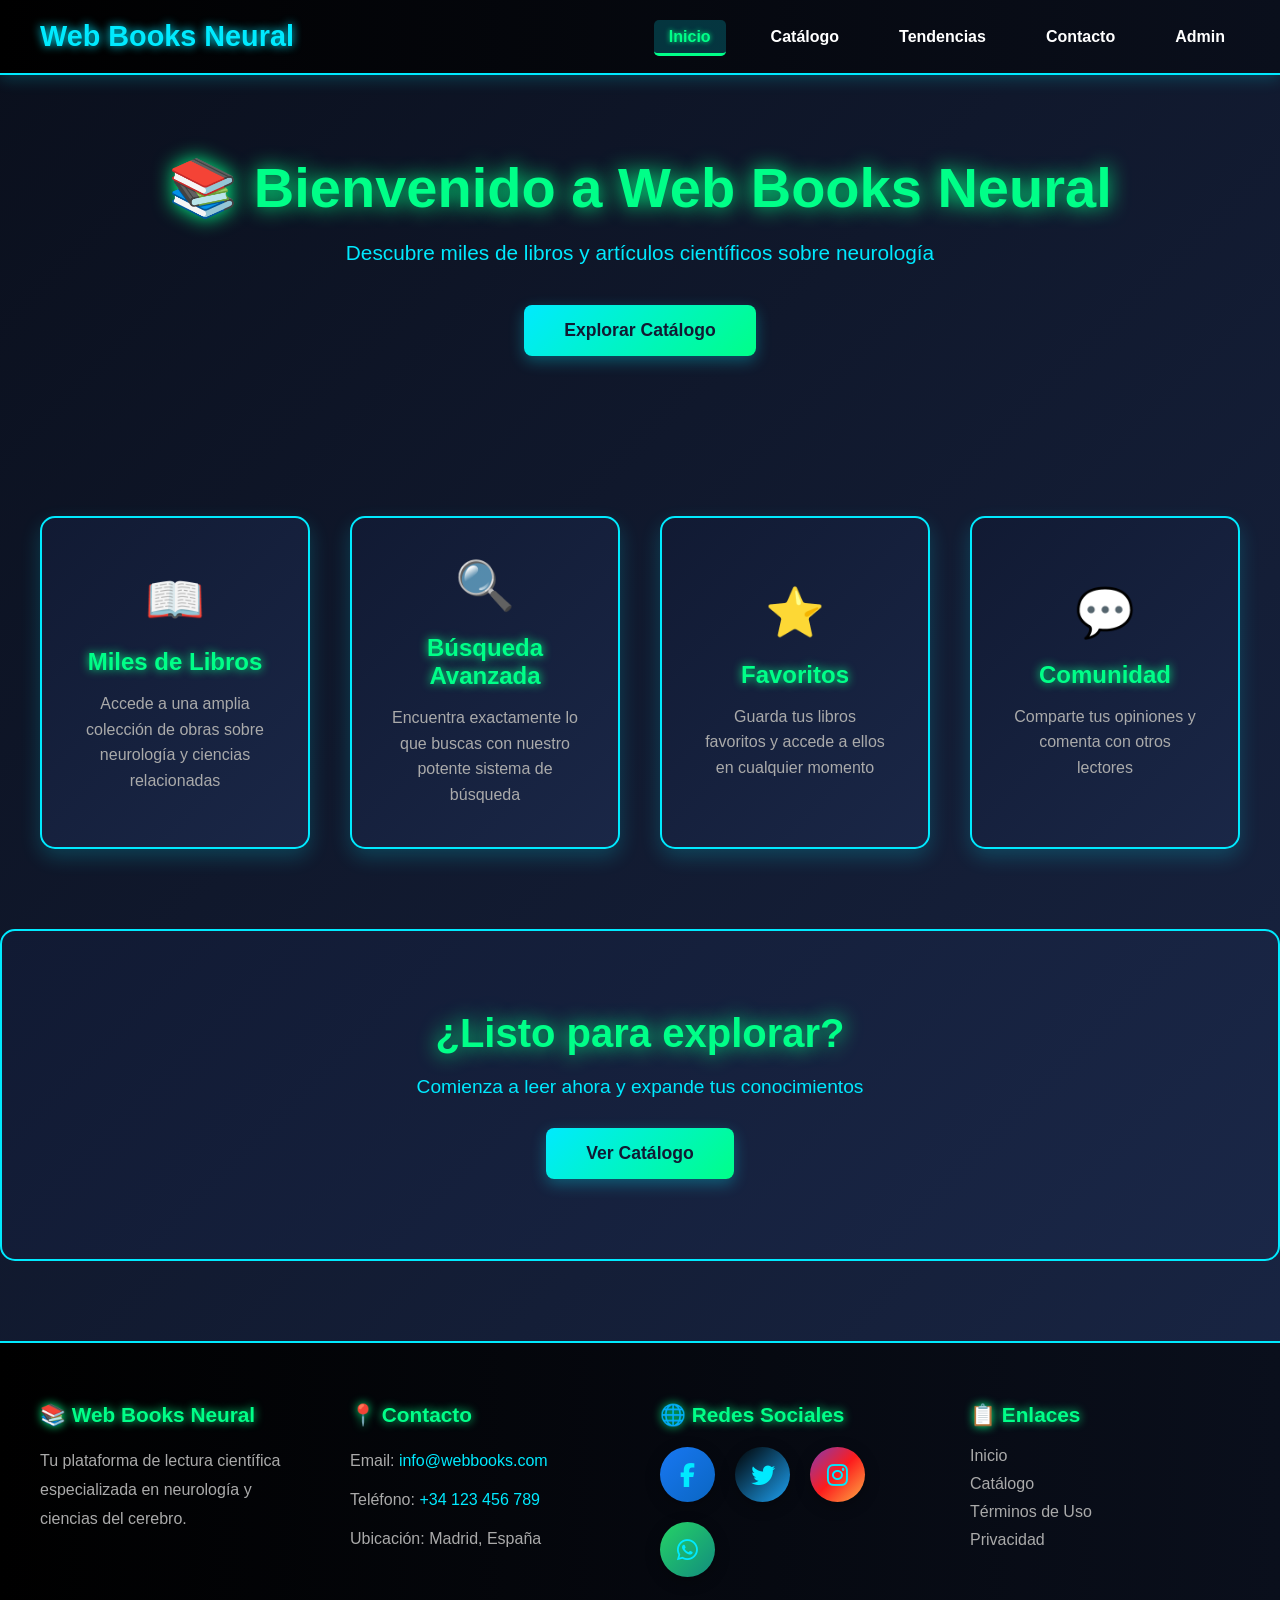
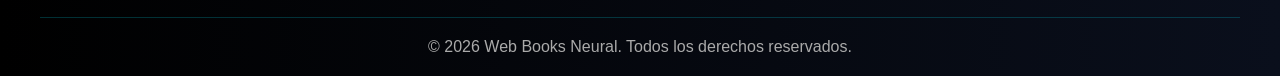
<file: index.html>
<!DOCTYPE html>
<html lang="es">
<head>
    <meta charset="UTF-8">
    <meta name="viewport" content="width=device-width, initial-scale=1.0">
    <title>Inicio - Web Books Neural</title>
    <link rel="stylesheet" href="index/css/navbar.css">
    <link rel="stylesheet" href="index/css/footer.css">
    <link rel="stylesheet" href="index/css/index.css">
    <!-- Font Awesome para iconos de redes sociales -->
    <link rel="stylesheet" href="https://cdnjs.cloudflare.com/ajax/libs/font-awesome/6.4.0/css/all.min.css">
</head>
<body>
    <!-- La navbar se carga aquí dinámicamente -->

    <section class="hero">
        <div class="hero-content">
            <h1>📚 Bienvenido a Web Books Neural</h1>
            <p>Descubre miles de libros y artículos científicos sobre neurología</p>
            <a href="catalogo.html" class="btn-cta">Explorar Catálogo</a>
        </div>
    </section>

    <section class="features">
        <a href="catalogo.html" class="feature-card">
            <div class="feature-icon">📖</div>
            <h3>Miles de Libros</h3>
            <p>Accede a una amplia colección de obras sobre neurología y ciencias relacionadas</p>
        </a>
        <a href="catalogo.html" class="feature-card">
            <div class="feature-icon">🔍</div>
            <h3>Búsqueda Avanzada</h3>
            <p>Encuentra exactamente lo que buscas con nuestro potente sistema de búsqueda</p>
        </a>
        <a href="catalogo.html" class="feature-card">
            <div class="feature-icon">⭐</div>
            <h3>Favoritos</h3>
            <p>Guarda tus libros favoritos y accede a ellos en cualquier momento</p>
        </a>
        <a href="proximamente.html" class="feature-card">
            <div class="feature-icon">💬</div>
            <h3>Comunidad</h3>
            <p>Comparte tus opiniones y comenta con otros lectores</p>
        </a>
    </section>

    <section class="cta-section">
        <h2>¿Listo para explorar?</h2>
        <p>Comienza a leer ahora y expande tus conocimientos</p>
        <a href="catalogo.html" class="btn-cta-secondary">Ver Catálogo</a>
    </section>

    <!-- El footer se carga aquí dinámicamente -->

    <script src="index/js/navbar.js"></script>
    <script src="index/js/footer.js"></script>
</body>
</html>
</file>
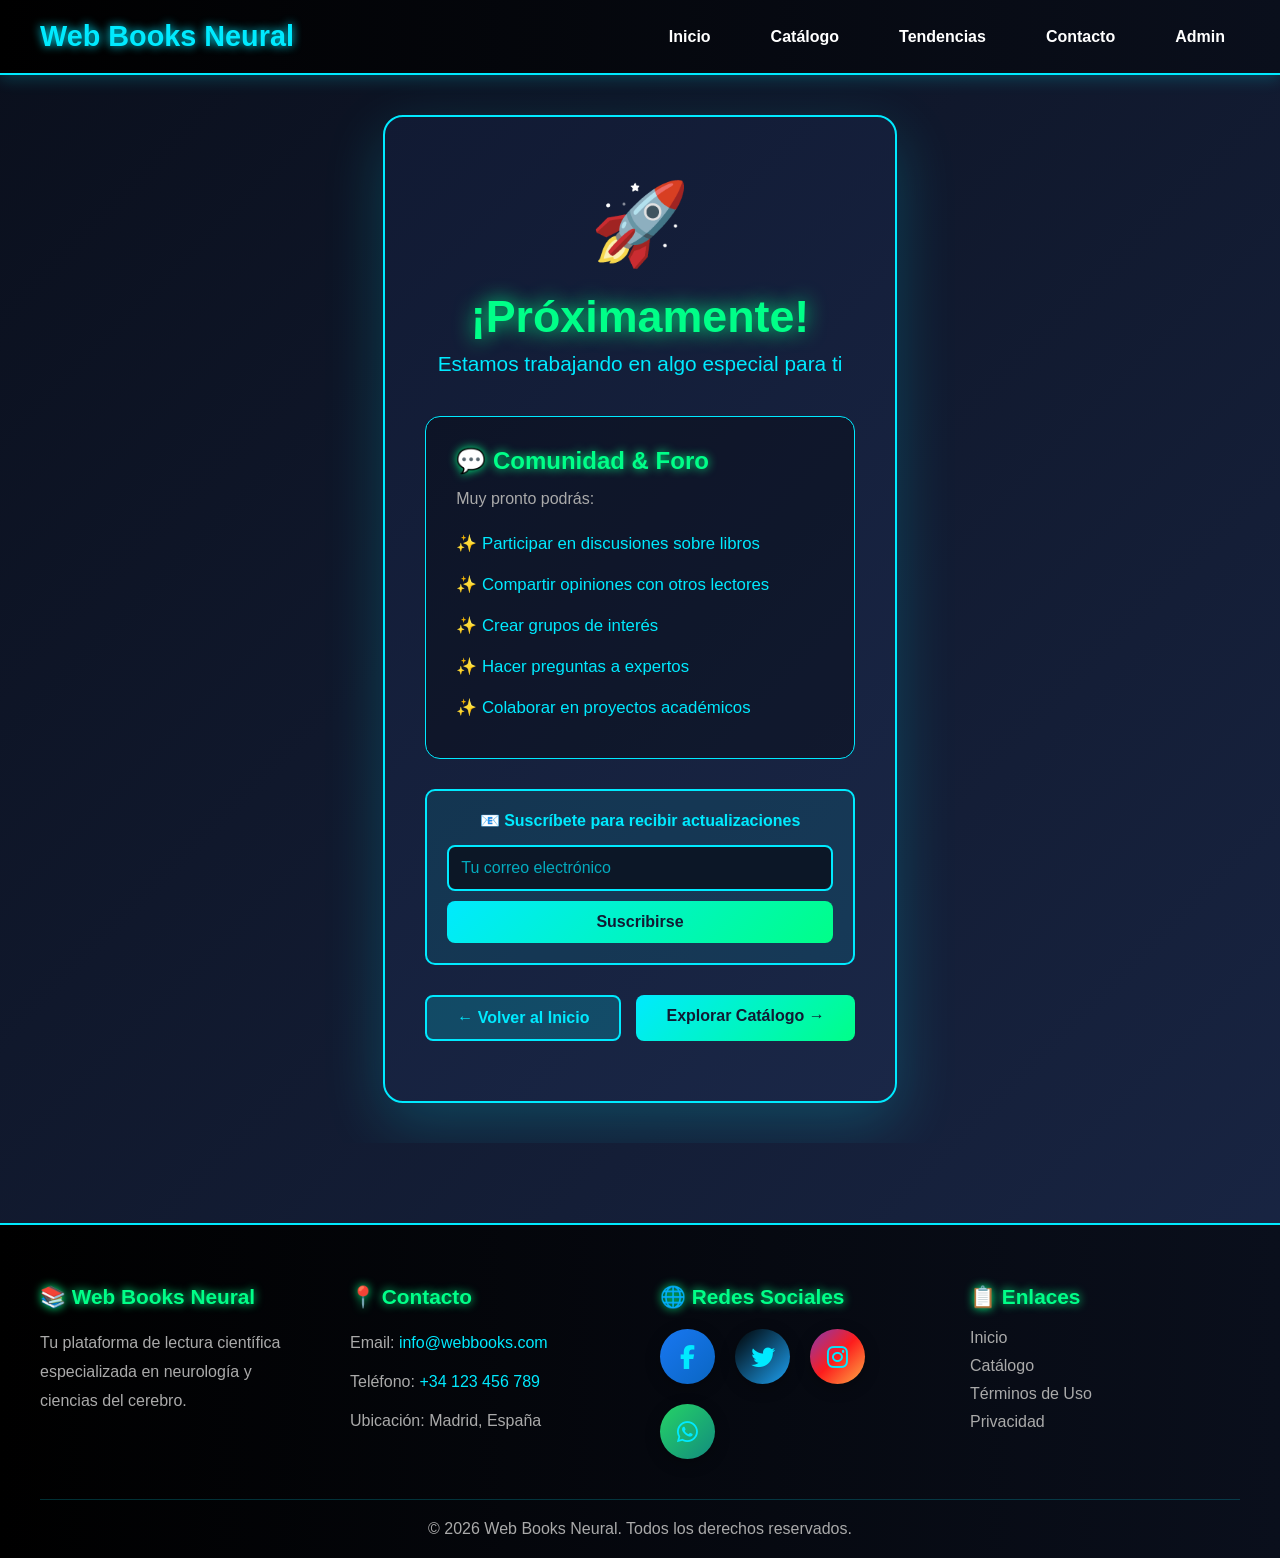
<file: proximamente.html>
<!DOCTYPE html>
<html lang="es">
<head>
    <meta charset="UTF-8">
    <meta name="viewport" content="width=device-width, initial-scale=1.0">
    <title>Próximamente - Web Books Neural</title>
    <link rel="stylesheet" href="index/css/navbar.css">
    <link rel="stylesheet" href="index/css/footer.css">
    <link rel="stylesheet" href="index/css/proximamente.css">
    <!-- Font Awesome para iconos de redes sociales -->
    <link rel="stylesheet" href="https://cdnjs.cloudflare.com/ajax/libs/font-awesome/6.4.0/css/all.min.css">
</head>
<body>
    <!-- La navbar se carga aquí dinámicamente -->

    <div class="container-proximamente">
        <div class="proximamente-content">
            <div class="icon-proximamente">🚀</div>
            <h1>¡Próximamente!</h1>
            <p class="subtitle">Estamos trabajando en algo especial para ti</p>
            
            <div class="feature-box">
                <h2>💬 Comunidad & Foro</h2>
                <p>Muy pronto podrás:</p>
                <ul>
                    <li>✨ Participar en discusiones sobre libros</li>
                    <li>✨ Compartir opiniones con otros lectores</li>
                    <li>✨ Crear grupos de interés</li>
                    <li>✨ Hacer preguntas a expertos</li>
                    <li>✨ Colaborar en proyectos académicos</li>
                </ul>
            </div>

            <div class="notification">
                <p>📧 Suscríbete para recibir actualizaciones</p>
                <form class="form-newsletter">
                    <input type="email" placeholder="Tu correo electrónico" required>
                    <button type="submit" class="btn-suscribir">Suscribirse</button>
                </form>
            </div>

            <div class="buttons-proximamente">
                <a href="index.html" class="btn-volver">← Volver al Inicio</a>
                <a href="catalogo.html" class="btn-explorar">Explorar Catálogo →</a>
            </div>
        </div>

        <div class="animation-proximamente">
            <div class="circle"></div>
            <div class="circle"></div>
            <div class="circle"></div>
        </div>
    </div>

    <!-- El footer se carga aquí dinámicamente -->

    <script src="index/js/navbar.js"></script>
    <script src="index/js/footer.js"></script>
</body>
</html>
</file>
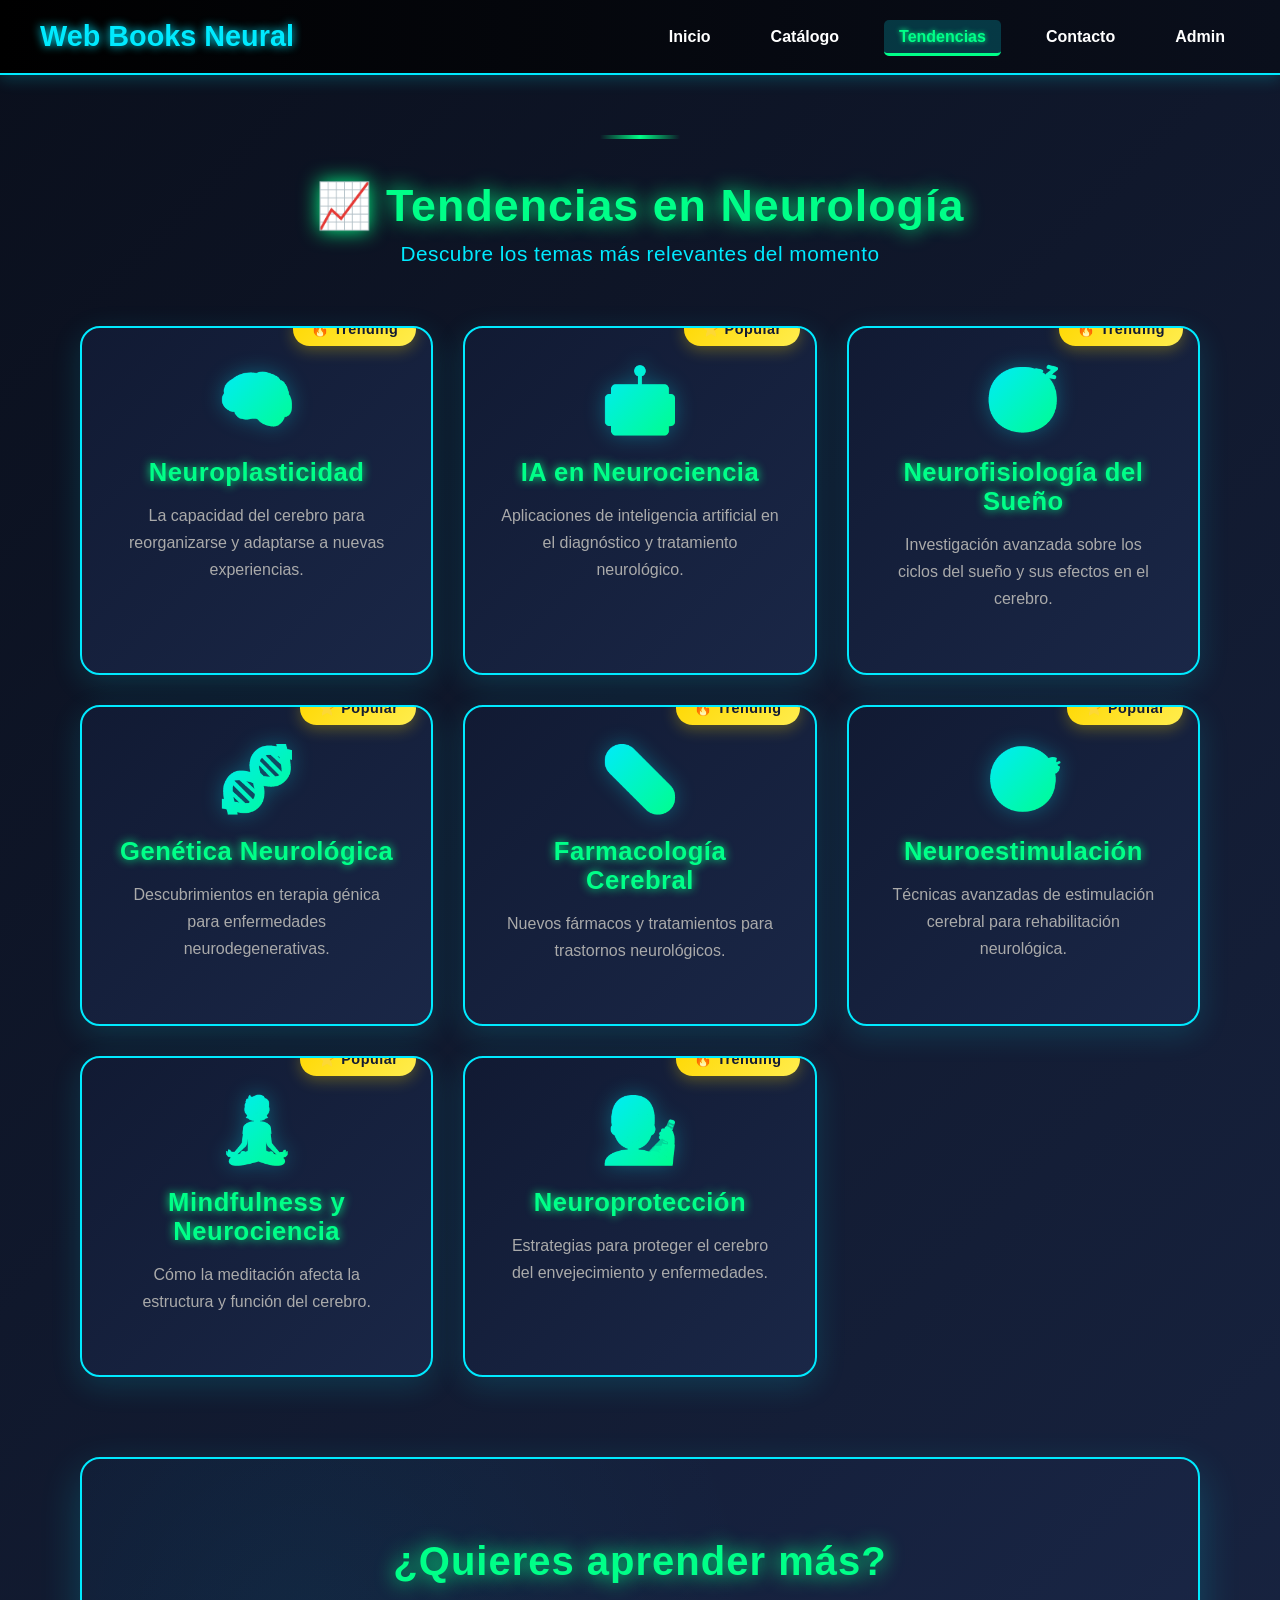
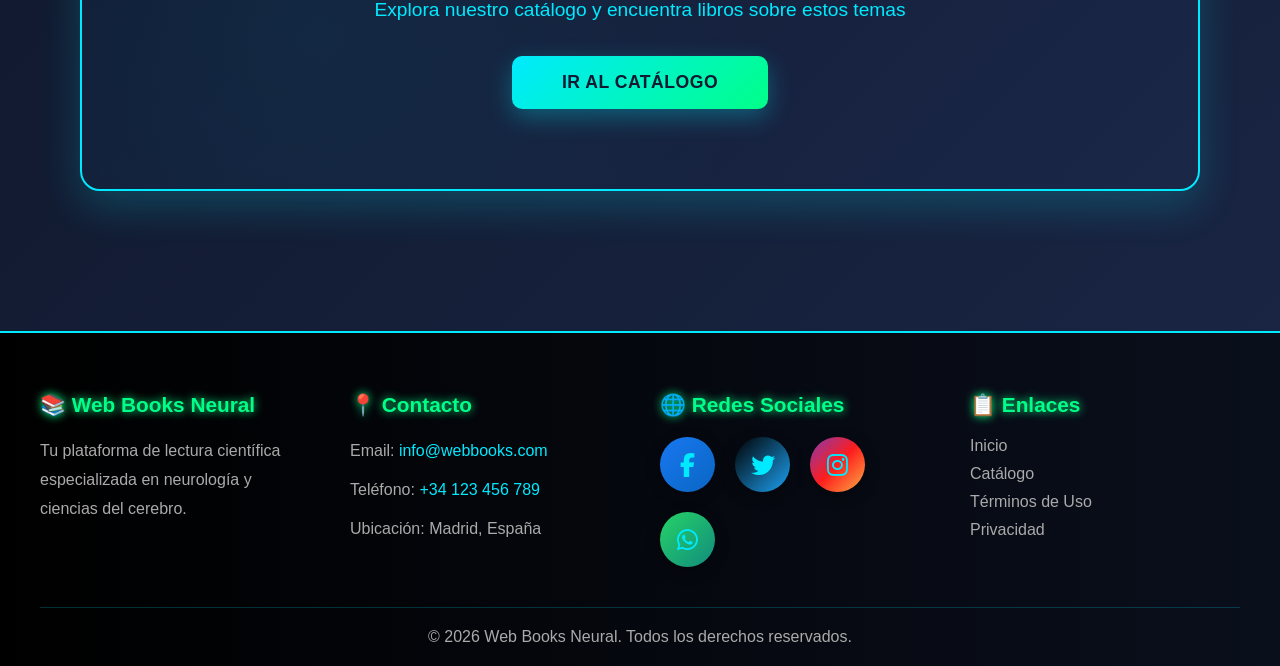
<file: tendencias.html>
<!DOCTYPE html>
<html lang="es">
<head>
    <meta charset="UTF-8">
    <meta name="viewport" content="width=device-width, initial-scale=1.0">
    <title>Tendencias - Web Books Neural</title>
    <link rel="stylesheet" href="index/css/navbar.css">
    <link rel="stylesheet" href="index/css/footer.css">
    <link rel="stylesheet" href="index/css/tendencias.css">
    <!-- Font Awesome para iconos de redes sociales -->
    <link rel="stylesheet" href="https://cdnjs.cloudflare.com/ajax/libs/font-awesome/6.4.0/css/all.min.css">
</head>
<body>
    <!-- La navbar se carga aquí dinámicamente -->

    <div class="container-tendencias">
        <h1>📈 Tendencias en Neurología</h1>
        <p class="subtitle">Descubre los temas más relevantes del momento</p>

        <div class="tendencias-grid">
            <div class="tendencia-card">
                <div class="tendencia-icon">🧠</div>
                <h3>Neuroplasticidad</h3>
                <p>La capacidad del cerebro para reorganizarse y adaptarse a nuevas experiencias.</p>
                <span class="trending-badge">🔥 Trending</span>
            </div>

            <div class="tendencia-card">
                <div class="tendencia-icon">🤖</div>
                <h3>IA en Neurociencia</h3>
                <p>Aplicaciones de inteligencia artificial en el diagnóstico y tratamiento neurológico.</p>
                <span class="trending-badge">⭐ Popular</span>
            </div>

            <div class="tendencia-card">
                <div class="tendencia-icon">😴</div>
                <h3>Neurofisiología del Sueño</h3>
                <p>Investigación avanzada sobre los ciclos del sueño y sus efectos en el cerebro.</p>
                <span class="trending-badge">🔥 Trending</span>
            </div>

            <div class="tendencia-card">
                <div class="tendencia-icon">🧬</div>
                <h3>Genética Neurológica</h3>
                <p>Descubrimientos en terapia génica para enfermedades neurodegenerativas.</p>
                <span class="trending-badge">⭐ Popular</span>
            </div>

            <div class="tendencia-card">
                <div class="tendencia-icon">💊</div>
                <h3>Farmacología Cerebral</h3>
                <p>Nuevos fármacos y tratamientos para trastornos neurológicos.</p>
                <span class="trending-badge">🔥 Trending</span>
            </div>

            <div class="tendencia-card">
                <div class="tendencia-icon">🎯</div>
                <h3>Neuroestimulación</h3>
                <p>Técnicas avanzadas de estimulación cerebral para rehabilitación neurológica.</p>
                <span class="trending-badge">⭐ Popular</span>
            </div>

            <div class="tendencia-card">
                <div class="tendencia-icon">🧘</div>
                <h3>Mindfulness y Neurociencia</h3>
                <p>Cómo la meditación afecta la estructura y función del cerebro.</p>
                <span class="trending-badge">⭐ Popular</span>
            </div>

            <div class="tendencia-card">
                <div class="tendencia-icon">👨‍🔬</div>
                <h3>Neuroprotección</h3>
                <p>Estrategias para proteger el cerebro del envejecimiento y enfermedades.</p>
                <span class="trending-badge">🔥 Trending</span>
            </div>
        </div>

        <div class="cta-tendencias">
            <h2>¿Quieres aprender más?</h2>
            <p>Explora nuestro catálogo y encuentra libros sobre estos temas</p>
            <a href="catalogo.html" class="btn-catalogo">Ir al Catálogo</a>
        </div>
    </div>

    <!-- El footer se carga aquí dinámicamente -->

    <script src="index/js/navbar.js"></script>
    <script src="index/js/footer.js"></script>
</body>
</html>
</file>
<file: index/css/navbar.css>
* {
    margin: 0;
    padding: 0;
    box-sizing: border-box;
}

html, body {
    margin: 0;
    padding: 0;
}

body {
    font-family: 'Segoe UI', Tahoma, Geneva, Verdana, sans-serif;
    background: linear-gradient(135deg, #0a0f1c 0%, #1a2747 100%);
    color: #fff;
    min-height: 100vh;
    padding-top: 0;
}

/* NAVBAR */
.navbar {
    background: linear-gradient(90deg, #000 0%, #0a0f1c 100%);
    padding: 20px 0;
    border-bottom: 2px solid #00eaff;
    box-shadow: 0 4px 15px rgba(0, 234, 255, 0.2);
    position: sticky;
    top: 0;
    z-index: 1000;
}

.nav-container {
    max-width: 1400px;
    margin: 0 auto;
    padding: 0 40px;
    display: flex;
    justify-content: space-between;
    align-items: center;
}

.logo {
    color: #00eaff;
    font-size: 1.8rem;
    font-weight: bold;
    text-shadow: 0 0 10px #00eaff;
    cursor: pointer;
}

.logo:hover {
    color: #00ff88;
    text-shadow: 0 0 10px #00ff88;
    transition: 0.3s;
}

.nav-links {
    display: flex;
    list-style: none;
    gap: 30px;
}

.nav-links a {
    color: #fff;
    text-decoration: none;
    font-weight: 600;
    padding: 8px 15px;
    border-radius: 5px;
    transition: 0.3s;
    position: relative;
}

.nav-links a:hover {
    background: rgba(0, 234, 255, 0.2);
    color: #00ff88;
    text-shadow: 0 0 5px #00ff88;
}

.nav-links a.active {
    background: rgba(0, 234, 255, 0.2);
    color: #00ff88;
    text-shadow: 0 0 5px #00ff88;
    border-bottom: 3px solid #00ff88;
}

@media (max-width: 768px) {
    .nav-container {
        flex-direction: column;
        gap: 15px;
        padding: 0 20px;
    }

    .nav-links {
        flex-wrap: wrap;
        justify-content: center;
        gap: 15px;
    }

    .logo {
        font-size: 1.3rem;
    }

    .nav-links a {
        padding: 6px 12px;
        font-size: 0.95rem;
    }
}

@media (max-width: 480px) {
    .nav-container {
        gap: 10px;
        padding: 0 15px;
    }

    .nav-links {
        gap: 10px;
    }

    .logo {
        font-size: 1.1rem;
    }

    .nav-links a {
        padding: 5px 8px;
        font-size: 0.85rem;
    }
}
html {
    scroll-behavior: smooth;
}
* {
    scroll-behavior: smooth;
}
</file>
<file: index/css/footer.css>
/* FOOTER */
.footer {
    background: linear-gradient(90deg, #000 0%, #0a0f1c 100%);
    border-top: 2px solid #00eaff;
    padding: 60px 40px 20px 40px;
    margin-top: 80px;
}

.footer-container {
    max-width: 1400px;
    margin: 0 auto;
    display: grid;
    grid-template-columns: repeat(auto-fit, minmax(250px, 1fr));
    gap: 40px;
    margin-bottom: 40px;
}

.footer-section h3 {
    color: #00ff88;
    font-size: 1.3rem;
    margin-bottom: 20px;
    text-shadow: 0 0 10px #00ff88;
}

.footer-section p {
    color: #aaa;
    line-height: 1.8;
    margin-bottom: 10px;
}

.footer-section a {
    color: #00eaff;
    text-decoration: none;
    transition: 0.3s;
}

.footer-section a:hover {
    color: #00ff88;
    text-shadow: 0 0 5px #00ff88;
}

/* REDES SOCIALES */
.social-links {
    display: flex;
    gap: 20px;
    flex-wrap: wrap;
}

.social-icon {
    display: inline-flex;
    align-items: center;
    justify-content: center;
    width: 55px;
    height: 55px;
    border-radius: 50%;
    font-size: 1.5rem;
    transition: 0.3s;
    text-decoration: none;
    color: white;
    box-shadow: 0 4px 15px rgba(0, 0, 0, 0.3);
}

/* Facebook */
.social-icon.facebook {
    background: linear-gradient(135deg, #1877f2, #0a66c2);
}

.social-icon.facebook:hover {
    transform: translateY(-8px) scale(1.1);
    box-shadow: 0 8px 25px rgba(24, 119, 242, 0.4);
}

/* Twitter */
.social-icon.twitter {
    background: linear-gradient(135deg, #000000, #1da1f2);
}

.social-icon.twitter:hover {
    transform: translateY(-8px) scale(1.1);
    box-shadow: 0 8px 25px rgba(29, 161, 242, 0.4);
}

/* Instagram */
.social-icon.instagram {
    background: linear-gradient(135deg, #833ab4, #fd1d1d, #fcaf45);
}

.social-icon.instagram:hover {
    transform: translateY(-8px) scale(1.1);
    box-shadow: 0 8px 25px rgba(253, 29, 29, 0.4);
}

/* WhatsApp */
.social-icon.whatsapp {
    background: linear-gradient(135deg, #25d366, #128c7e);
}

.social-icon.whatsapp:hover {
    transform: translateY(-8px) scale(1.1);
    box-shadow: 0 8px 25px rgba(37, 211, 102, 0.4);
}

.footer-links {
    list-style: none;
}

.footer-links li {
    margin-bottom: 10px;
}

.footer-links a {
    color: #aaa;
    transition: 0.3s;
}

.footer-links a:hover {
    color: #00ff88;
}

.footer-bottom {
    max-width: 1400px;
    margin: 0 auto;
    padding-top: 20px;
    border-top: 1px solid rgba(0, 234, 255, 0.2);
    text-align: center;
    color: #aaa;
}

@media (max-width: 768px) {
    .footer {
        padding: 40px 20px 20px 20px;
    }

    .footer-container {
        gap: 30px;
    }

    .social-links {
        justify-content: center;
    }

    .social-icon {
        width: 50px;
        height: 50px;
        font-size: 1.3rem;
    }
}

@media (max-width: 480px) {
    .footer {
        padding: 30px 15px 15px 15px;
    }

    .footer-section h3 {
        font-size: 1.1rem;
    }

    .social-icon {
        width: 45px;
        height: 45px;
        font-size: 1.1rem;
    }

    .social-links {
        gap: 15px;
    }
}
</file>
<file: index/css/index.css>
.hero {
    max-width: 1400px;
    margin: 0 auto;
    padding: 80px 40px;
    text-align: center;
}

.hero-content h1 {
    font-size: 3.5rem;
    color: #00ff88;
    margin-bottom: 20px;
    text-shadow: 0 0 20px #00ff88;
}

.hero-content p {
    font-size: 1.3rem;
    color: #00eaff;
    margin-bottom: 40px;
}

.btn-cta {
    display: inline-block;
    padding: 15px 40px;
    background: linear-gradient(135deg, #00eaff, #00ff88);
    color: #111a33;
    text-decoration: none;
    border-radius: 8px;
    font-weight: bold;
    font-size: 1.1rem;
    transition: 0.3s;
    box-shadow: 0 5px 15px rgba(0, 234, 255, 0.3);
}

.btn-cta:hover {
    transform: translateY(-3px);
    box-shadow: 0 8px 25px rgba(0, 234, 255, 0.5);
}

.features {
    max-width: 1400px;
    margin: 0 auto;
    padding: 80px 40px;
    display: grid;
    grid-template-columns: repeat(auto-fit, minmax(250px, 1fr));
    gap: 40px;
}

.feature-card {
    background: linear-gradient(135deg, #111a33 0%, #1a2747 100%);
    padding: 40px;
    border-radius: 15px;
    border: 2px solid #00eaff;
    text-align: center;
    transition: 0.4s;
    box-shadow: 0 8px 20px rgba(0, 234, 255, 0.2);
    text-decoration: none;
    display: flex;
    flex-direction: column;
    justify-content: center;
    cursor: pointer;
}

.feature-card:hover {
    transform: translateY(-10px);
    border-color: #00ff88;
    box-shadow: 0 15px 40px rgba(0, 255, 136, 0.3);
}

.feature-icon {
    font-size: 3rem;
    margin-bottom: 20px;
}

.feature-card h3 {
    color: #00ff88;
    font-size: 1.5rem;
    margin-bottom: 15px;
    text-shadow: 0 0 10px #00ff88;
}

.feature-card p {
    color: #aaa;
    line-height: 1.6;
}

.cta-section {
    max-width: 1400px;
    margin: 0 auto;
    padding: 80px 40px;
    text-align: center;
    background: linear-gradient(135deg, #111a33 0%, #1a2747 100%);
    border-radius: 15px;
    border: 2px solid #00eaff;
    margin-bottom: 40px;
}

.cta-section h2 {
    color: #00ff88;
    font-size: 2.5rem;
    margin-bottom: 20px;
    text-shadow: 0 0 20px #00ff88;
}

.cta-section p {
    color: #00eaff;
    font-size: 1.2rem;
    margin-bottom: 30px;
}

.btn-cta-secondary {
    display: inline-block;
    padding: 15px 40px;
    background: linear-gradient(135deg, #00eaff, #00ff88);
    color: #111a33;
    text-decoration: none;
    border-radius: 8px;
    font-weight: bold;
    font-size: 1.1rem;
    transition: 0.3s;
    box-shadow: 0 5px 15px rgba(0, 234, 255, 0.3);
}

.btn-cta-secondary:hover {
    transform: translateY(-3px);
    box-shadow: 0 8px 25px rgba(0, 234, 255, 0.5);
}

@media (max-width: 768px) {
    .hero {
        padding: 40px 20px;
    }

    .hero-content h1 {
        font-size: 2.5rem;
    }

    .hero-content p {
        font-size: 1.1rem;
    }

    .features {
        padding: 40px 20px;
    }

    .cta-section {
        padding: 40px 20px;
        margin-bottom: 20px;
    }

    .cta-section h2 {
        font-size: 2rem;
    }
}

@media (max-width: 480px) {
    .hero-content h1 {
        font-size: 2rem;
    }

    .hero-content p {
        font-size: 1rem;
    }

    .feature-card {
        padding: 20px;
    }

    .feature-icon {
        font-size: 2.5rem;
    }

    .feature-card h3 {
        font-size: 1.2rem;
    }

    .cta-section h2 {
        font-size: 1.5rem;
    }
}
</file>
<file: index/css/proximamente.css>
.container-proximamente {
    min-height: calc(100vh - 100px);
    display: flex;
    align-items: center;
    justify-content: center;
    padding: 40px 20px;
    position: relative;
    overflow: hidden;
}

.proximamente-content {
    background: linear-gradient(135deg, #111a33 0%, #1a2747 100%);
    padding: 60px 40px;
    border-radius: 20px;
    border: 2px solid #00eaff;
    box-shadow: 0 20px 60px rgba(0, 234, 255, 0.2);
    text-align: center;
    max-width: 600px;
    z-index: 10;
}

.icon-proximamente {
    font-size: 5rem;
    margin-bottom: 20px;
    animation: bounce 2s infinite;
}

@keyframes bounce {
    0%, 100% {
        transform: translateY(0);
    }
    50% {
        transform: translateY(-20px);
    }
}

.proximamente-content h1 {
    color: #00ff88;
    font-size: 2.8rem;
    margin-bottom: 10px;
    text-shadow: 0 0 20px #00ff88;
}

.proximamente-content .subtitle {
    color: #00eaff;
    font-size: 1.3rem;
    margin-bottom: 40px;
}

.feature-box {
    background: rgba(0, 0, 0, 0.3);
    padding: 30px;
    border-radius: 15px;
    border: 1px solid #00eaff;
    margin-bottom: 30px;
    text-align: left;
}

.feature-box h2 {
    color: #00ff88;
    font-size: 1.5rem;
    margin-bottom: 15px;
    text-shadow: 0 0 10px #00ff88;
}

.feature-box p {
    color: #aaa;
    margin-bottom: 15px;
    font-weight: 500;
}

.feature-box ul {
    list-style: none;
    padding-left: 0;
}

.feature-box li {
    color: #00eaff;
    padding: 10px 0;
    font-size: 1.05rem;
    transition: 0.3s;
}

.feature-box li:hover {
    color: #00ff88;
    text-shadow: 0 0 5px #00ff88;
}

.notification {
    background: rgba(0, 234, 255, 0.1);
    padding: 20px;
    border-radius: 10px;
    border: 2px solid #00eaff;
    margin-bottom: 30px;
}

.notification p {
    color: #00eaff;
    font-weight: bold;
    margin-bottom: 15px;
}

.form-newsletter {
    display: flex;
    gap: 10px;
    flex-direction: column;
}

.form-newsletter input {
    padding: 12px;
    border: 2px solid #00eaff;
    border-radius: 8px;
    background: rgba(10, 15, 28, 0.8);
    color: #fff;
    font-size: 1rem;
    transition: 0.3s;
}

.form-newsletter input:focus {
    outline: none;
    border-color: #00ff88;
    box-shadow: 0 0 15px rgba(0, 255, 136, 0.4);
}

.form-newsletter input::placeholder {
    color: #00eaff;
    opacity: 0.7;
}

.btn-suscribir {
    padding: 12px 30px;
    background: linear-gradient(135deg, #00eaff, #00ff88);
    border: none;
    border-radius: 8px;
    color: #111a33;
    font-weight: bold;
    font-size: 1rem;
    cursor: pointer;
    transition: 0.3s;
}

.btn-suscribir:hover {
    transform: translateY(-3px);
    box-shadow: 0 8px 20px rgba(0, 234, 255, 0.4);
}

.buttons-proximamente {
    display: flex;
    gap: 15px;
    justify-content: center;
    flex-wrap: wrap;
}

.btn-volver,
.btn-explorar {
    padding: 12px 30px;
    border-radius: 8px;
    text-decoration: none;
    font-weight: bold;
    font-size: 1rem;
    transition: 0.3s;
    display: inline-block;
}

.btn-volver {
    background: rgba(0, 234, 255, 0.2);
    color: #00eaff;
    border: 2px solid #00eaff;
}

.btn-volver:hover {
    background: rgba(0, 234, 255, 0.3);
    transform: translateY(-3px);
    box-shadow: 0 8px 20px rgba(0, 234, 255, 0.3);
}

.btn-explorar {
    background: linear-gradient(135deg, #00eaff, #00ff88);
    color: #111a33;
    border: none;
}

.btn-explorar:hover {
    transform: translateY(-3px);
    box-shadow: 0 8px 20px rgba(0, 234, 255, 0.4);
}

/* ANIMACIÓN DE FONDO */
.animation-proximamente {
    position: absolute;
    top: 50%;
    left: 50%;
    transform: translate(-50%, -50%);
    width: 300px;
    height: 300px;
    opacity: 0.1;
    z-index: 1;
}

.circle {
    position: absolute;
    border: 2px solid #00eaff;
    border-radius: 50%;
    top: 50%;
    left: 50%;
    transform: translate(-50%, -50%);
}

.circle:nth-child(1) {
    width: 200px;
    height: 200px;
    animation: rotate 20s linear infinite;
}

.circle:nth-child(2) {
    width: 150px;
    height: 150px;
    animation: rotate 15s linear infinite reverse;
}

.circle:nth-child(3) {
    width: 100px;
    height: 100px;
    animation: rotate 10s linear infinite;
}

@keyframes rotate {
    0% {
        transform: translate(-50%, -50%) rotate(0deg);
    }
    100% {
        transform: translate(-50%, -50%) rotate(360deg);
    }
}

@media (max-width: 768px) {
    .proximamente-content {
        padding: 40px 30px;
    }

    .icon-proximamente {
        font-size: 4rem;
    }

    .proximamente-content h1 {
        font-size: 2.2rem;
    }

    .proximamente-content .subtitle {
        font-size: 1.1rem;
    }

    .feature-box {
        padding: 20px;
    }

    .feature-box h2 {
        font-size: 1.3rem;
    }

    .buttons-proximamente {
        flex-direction: column;
    }

    .btn-volver,
    .btn-explorar {
        width: 100%;
        text-align: center;
    }
}

@media (max-width: 480px) {
    .container-proximamente {
        padding: 20px 10px;
    }

    .proximamente-content {
        padding: 30px 20px;
        border-radius: 15px;
    }

    .icon-proximamente {
        font-size: 3.5rem;
    }

    .proximamente-content h1 {
        font-size: 1.8rem;
    }

    .proximamente-content .subtitle {
        font-size: 1rem;
    }

    .feature-box {
        padding: 15px;
    }

    .feature-box h2 {
        font-size: 1.1rem;
    }

    .feature-box li {
        font-size: 0.95rem;
    }

    .animation-proximamente {
        width: 200px;
        height: 200px;
    }

    .circle:nth-child(1) {
        width: 150px;
        height: 150px;
    }

    .circle:nth-child(2) {
        width: 100px;
        height: 100px;
    }

    .circle:nth-child(3) {
        width: 60px;
        height: 60px;
    }
}
</file>
<file: index/css/tendencias.css>
.container-tendencias {
    max-width: 1200px;
    margin: 0 auto;
    padding: 60px 40px;
}

.container-tendencias h1 {
    text-align: center;
    font-size: 2.8rem;
    color: #00ff88;
    margin-bottom: 10px;
    text-shadow: 0 0 20px #00ff88;
    letter-spacing: 1px;
}

.container-tendencias .subtitle {
    text-align: center;
    font-size: 1.3rem;
    color: #00eaff;
    margin-bottom: 60px;
    font-weight: 300;
    letter-spacing: 0.5px;
}

.tendencias-grid {
    display: grid;
    grid-template-columns: repeat(auto-fit, minmax(300px, 1fr));
    gap: 30px;
    margin-bottom: 80px;
}

.tendencia-card {
    background: linear-gradient(135deg, #111a33 0%, #1a2747 100%);
    padding: 35px;
    border-radius: 20px;
    border: 2px solid #00eaff;
    text-align: center;
    transition: 0.4s;
    box-shadow: 0 8px 30px rgba(0, 234, 255, 0.15);
    position: relative;
    overflow: hidden;
}

/* Efecto de brillo en hover */
.tendencia-card::before {
    content: '';
    position: absolute;
    top: -50%;
    left: -50%;
    width: 200%;
    height: 200%;
    background: linear-gradient(45deg, transparent, rgba(0, 255, 136, 0.1), transparent);
    transform: rotate(45deg);
    transition: 0.6s;
    opacity: 0;
}

.tendencia-card:hover::before {
    opacity: 1;
    animation: shine 0.6s;
}

@keyframes shine {
    0% {
        transform: translateX(-100%) translateY(-100%) rotate(45deg);
    }
    100% {
        transform: translateX(100%) translateY(100%) rotate(45deg);
    }
}

.tendencia-card:hover {
    transform: translateY(-15px);
    border-color: #00ff88;
    box-shadow: 0 20px 50px rgba(0, 255, 136, 0.3);
}

.tendencia-icon {
    font-size: 4rem;
    margin-bottom: 20px;
    display: inline-block;
    background: linear-gradient(135deg, #00eaff, #00ff88);
    -webkit-background-clip: text;
    -webkit-text-fill-color: transparent;
    background-clip: text;
    filter: drop-shadow(0 0 10px rgba(0, 234, 255, 0.3));
    animation: float 3s ease-in-out infinite;
}

.tendencia-card:nth-child(1) .tendencia-icon { animation-delay: 0s; }
.tendencia-card:nth-child(2) .tendencia-icon { animation-delay: 0.2s; }
.tendencia-card:nth-child(3) .tendencia-icon { animation-delay: 0.4s; }
.tendencia-card:nth-child(4) .tendencia-icon { animation-delay: 0.6s; }
.tendencia-card:nth-child(5) .tendencia-icon { animation-delay: 0.8s; }
.tendencia-card:nth-child(6) .tendencia-icon { animation-delay: 1s; }
.tendencia-card:nth-child(7) .tendencia-icon { animation-delay: 1.2s; }
.tendencia-card:nth-child(8) .tendencia-icon { animation-delay: 1.4s; }

@keyframes float {
    0%, 100% {
        transform: translateY(0px);
    }
    50% {
        transform: translateY(-10px);
    }
}

.tendencia-card h3 {
    color: #00ff88;
    font-size: 1.6rem;
    margin-bottom: 15px;
    text-shadow: 0 0 10px #00ff88;
    font-weight: 700;
    letter-spacing: 0.5px;
}

.tendencia-card p {
    color: #aaa;
    line-height: 1.7;
    margin-bottom: 25px;
    font-size: 1rem;
}

.trending-badge {
    display: inline-block;
    padding: 8px 18px;
    background: linear-gradient(135deg, #ffd700, #ffed4e);
    color: #111a33;
    border-radius: 25px;
    font-weight: 700;
    font-size: 0.9rem;
    position: absolute;
    top: -15px;
    right: 15px;
    box-shadow: 0 4px 15px rgba(255, 215, 0, 0.3);
    letter-spacing: 0.5px;
}

.cta-tendencias {
    background: linear-gradient(135deg, #111a33 0%, #1a2747 100%);
    padding: 80px 50px;
    border-radius: 20px;
    border: 2px solid #00eaff;
    text-align: center;
    box-shadow: 0 15px 40px rgba(0, 234, 255, 0.2);
    position: relative;
    overflow: hidden;
}

/* Fondo animado en CTA */
.cta-tendencias::before {
    content: '';
    position: absolute;
    top: 0;
    left: 0;
    right: 0;
    bottom: 0;
    background: radial-gradient(circle at 20% 50%, rgba(0, 234, 255, 0.05) 0%, transparent 50%);
    pointer-events: none;
}

.cta-tendencias h2 {
    color: #00ff88;
    font-size: 2.5rem;
    margin-bottom: 15px;
    text-shadow: 0 0 20px #00ff88;
    font-weight: 700;
    letter-spacing: 1px;
    position: relative;
    z-index: 1;
}

.cta-tendencias p {
    color: #00eaff;
    font-size: 1.2rem;
    margin-bottom: 35px;
    font-weight: 300;
    position: relative;
    z-index: 1;
}

.btn-catalogo {
    display: inline-block;
    padding: 16px 50px;
    background: linear-gradient(135deg, #00eaff, #00ff88);
    color: #111a33;
    text-decoration: none;
    border-radius: 10px;
    font-weight: 700;
    font-size: 1.1rem;
    transition: 0.3s;
    box-shadow: 0 8px 25px rgba(0, 234, 255, 0.3);
    position: relative;
    z-index: 1;
    letter-spacing: 0.5px;
    text-transform: uppercase;
}

.btn-catalogo:hover {
    transform: translateY(-5px);
    box-shadow: 0 15px 40px rgba(0, 234, 255, 0.5);
}

/* Línea decorativa */
.container-tendencias::before {
    content: '';
    display: block;
    width: 80px;
    height: 4px;
    background: linear-gradient(90deg, transparent, #00ff88, transparent);
    margin: 0 auto 40px;
}

@media (max-width: 768px) {
    .container-tendencias {
        padding: 40px 20px;
    }

    .container-tendencias h1 {
        font-size: 2.2rem;
    }

    .container-tendencias .subtitle {
        font-size: 1.1rem;
        margin-bottom: 40px;
    }

    .tendencias-grid {
        grid-template-columns: repeat(auto-fit, minmax(250px, 1fr));
        gap: 20px;
        margin-bottom: 50px;
    }

    .tendencia-card {
        padding: 30px 20px;
        border-radius: 15px;
    }

    .tendencia-icon {
        font-size: 3.5rem;
        margin-bottom: 15px;
    }

    .tendencia-card h3 {
        font-size: 1.3rem;
    }

    .tendencia-card p {
        font-size: 0.95rem;
        line-height: 1.6;
    }

    .cta-tendencias {
        padding: 50px 30px;
    }

    .cta-tendencias h2 {
        font-size: 2rem;
    }

    .cta-tendencias p {
        font-size: 1rem;
        margin-bottom: 25px;
    }

    .btn-catalogo {
        padding: 14px 40px;
        font-size: 1rem;
    }
}

@media (max-width: 480px) {
    .container-tendencias {
        padding: 30px 15px;
    }

    .container-tendencias h1 {
        font-size: 1.8rem;
        margin-bottom: 5px;
    }

    .container-tendencias .subtitle {
        font-size: 1rem;
        margin-bottom: 30px;
    }

    .tendencias-grid {
        grid-template-columns: 1fr;
        gap: 15px;
        margin-bottom: 40px;
    }

    .tendencia-card {
        padding: 25px 15px;
        border-radius: 12px;
    }

    .tendencia-icon {
        font-size: 3rem;
        margin-bottom: 12px;
    }

    .tendencia-card h3 {
        font-size: 1.1rem;
        margin-bottom: 10px;
    }

    .tendencia-card p {
        font-size: 0.9rem;
        line-height: 1.5;
        margin-bottom: 15px;
    }

    .trending-badge {
        padding: 6px 14px;
        font-size: 0.8rem;
        top: -12px;
        right: 10px;
    }

    .cta-tendencias {
        padding: 40px 20px;
        border-radius: 15px;
    }

    .cta-tendencias h2 {
        font-size: 1.5rem;
        margin-bottom: 10px;
    }

    .cta-tendencias p {
        font-size: 0.95rem;
        margin-bottom: 20px;
    }

    .btn-catalogo {
        padding: 12px 30px;
        font-size: 0.95rem;
    }

    .container-tendencias::before {
        width: 60px;
        margin-bottom: 30px;
    }
}
</file>
